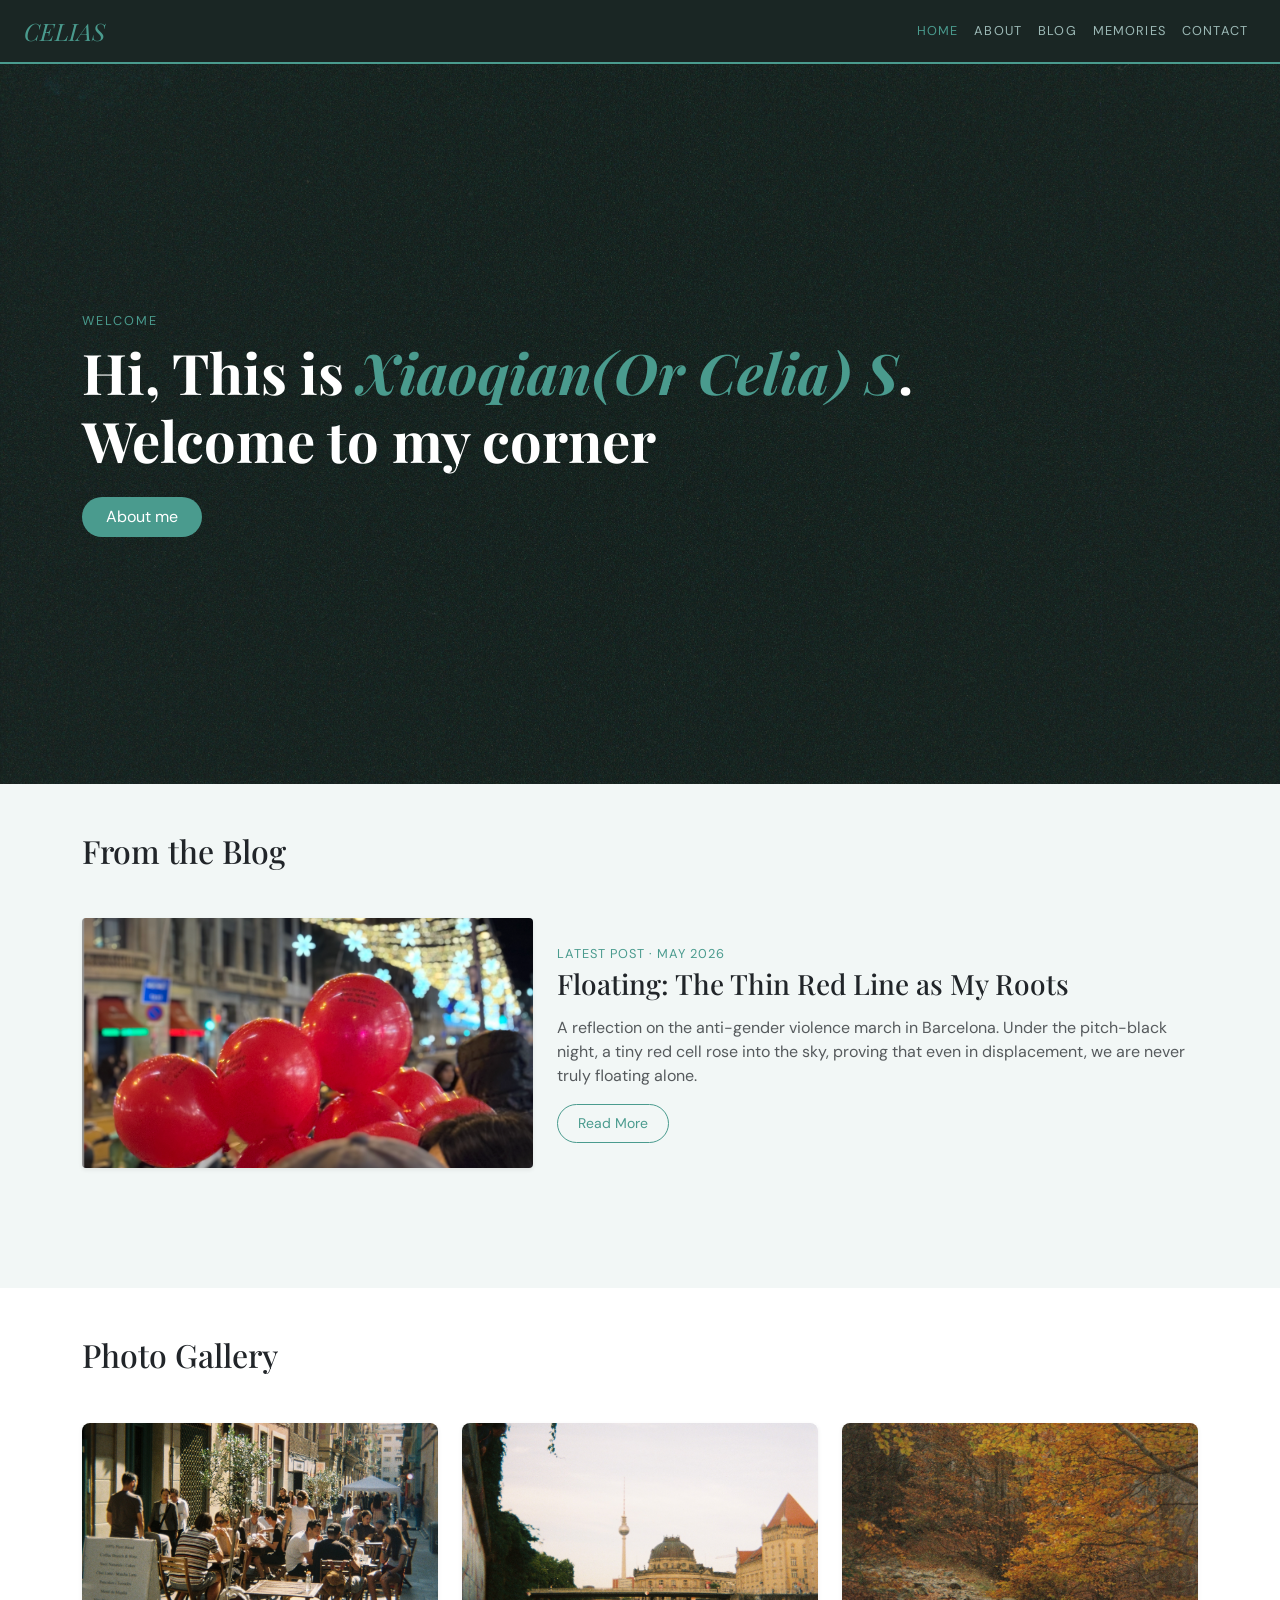
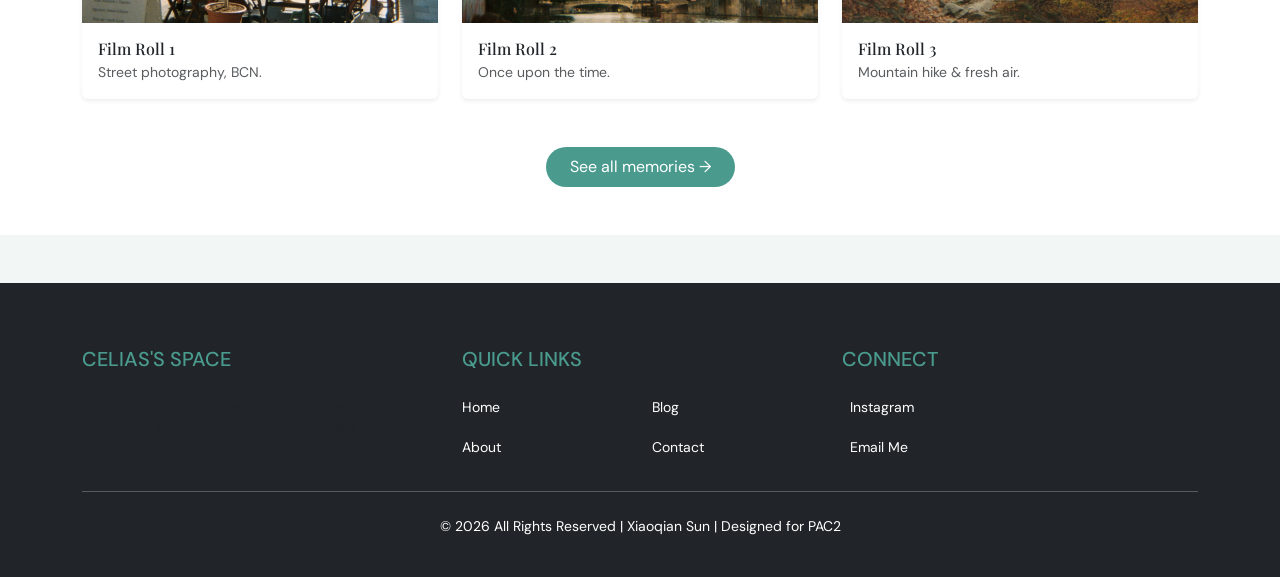
<file: index.html>
<!DOCTYPE html>
<html lang="en">
<head>
    <meta charset="UTF-8">
    <meta name="viewport" content="width=device-width, initial-scale=1.0">
    <title>Xiaoqian Sun | Digital Portfolio</title>

    <link href="https://cdn.jsdelivr.net/npm/bootstrap@5.3.0/dist/css/bootstrap.min.css" rel="stylesheet">
    <link rel="stylesheet" href="css/custom.css">
    <style>
        /* 确保首页图片占位符能显示真实图片 */
        .home-blog-img {
            width: 100%;
            height: 250px;
            object-fit: cover;
            border-radius: 4px;
        }
        .home-gallery-img {
            width: 100%;
            height: 200px;
            object-fit: cover;
            border-radius: 8px 8px 0 0;
        }
    </style>
</head>
<body>

    <!-- 1. 导航栏 -->
    <nav class="navbar navbar-expand-lg custom-nav">
        <div class="container-fluid px-4">
            <a class="navbar-brand" href="index.html">CELIAS</a>
            <button class="navbar-toggler" type="button" data-bs-toggle="collapse" data-bs-target="#mainNavbar">
                <span class="navbar-toggler-icon" style="filter: invert(1);"></span>
            </button>
            <div class="collapse navbar-collapse justify-content-end" id="mainNavbar">
                <ul class="navbar-nav">
                    <li class="nav-item"><a class="nav-link active" href="index.html">Home</a></li>
                    <li class="nav-item"><a class="nav-link" href="about.html">About</a></li>
                    <li class="nav-item"><a class="nav-link" href="blog.html">Blog</a></li>
                    <li class="nav-item"><a class="nav-link" href="memories.html">Memories</a></li>
                    <li class="nav-item"><a class="nav-link" href="contact.html">Contact</a></li>
                </ul>
            </div>
        </div>
    </nav>

<!-- 这里的 background-image 指向你的图片 -->
<header class="py-5" style="
    background: linear-gradient(rgba(18, 30, 28, 0.7), rgba(18, 30, 28, 0.7)), url('media/home-bg.jpg'); 
    background-size: cover; 
    background-position: center; 
    color: #fff; 
    min-height: 80vh; 
    display: flex; 
    align-items: center;">
    
    <div class="container py-5">
        <p class="text-uppercase mb-2" style="color: var(--teal); font-size: 0.8rem; letter-spacing: 0.15em;">Welcome</p>
        <h1 class="display-4 fw-bold mb-4">
            Hi, This is <em style="color: var(--teal);">Xiaoqian(Or Celia) S</em>.<br>Welcome to my corner
        </h1>
        <div>
            <a href="about.html" class="btn btn-teal px-4 py-2">About me</a>
        </div>
    </div>
</header>


    <!-- 3. From the Blog (对应博文 1 的内容) -->
    <section class="container py-5">
        <h2 class="mb-5 brand-font">From the Blog</h2>
        
        <article class="row align-items-center mb-5 pb-4">
            <div class="col-md-5 mb-3 mb-md-0">
                <img src="media/blog1.jpg" class="home-blog-img shadow-sm" alt="Blog Preview">
            </div>
            <div class="col-md-7">
                <p class="text-uppercase mb-1" style="color: var(--teal); font-size: 0.8rem; letter-spacing: 1px;">Latest Post · May 2026</p>
                <h3 class="mb-3">Floating: The Thin Red Line as My Roots</h3>
                <p class="text-muted">A reflection on the anti-gender violence march in Barcelona. Under the pitch-black night, a tiny red cell rose into the sky, proving that even in displacement, we are never truly floating alone.</p>
                <a href="blog.html" class="btn btn-outline-teal btn-sm">Read More</a>
            </div>
        </article>
    </section>

    <!-- 4. Photo Gallery (对应 Memories 的胶片风格) -->
    <section class="bg-white py-5">
        <div class="container">
            <h2 class="mb-5 brand-font">Photo Gallery</h2>
            <div class="row row-cols-1 row-cols-md-3 g-4">
                <!-- Gallery Item 1 -->
                <div class="col">
                    <div class="card h-100 border-0 shadow-sm">
                        <img src="media/photo1.jpg" class="home-gallery-img" alt="Memory 1">
                        <div class="card-body">
                            <h5 class="card-title brand-font fs-6 mb-1">Film Roll 1</h5>
                            <p class="card-text text-muted small">Street photography, BCN.</p>
                        </div>
                    </div>
                </div>
                <!-- Gallery Item 2 -->
                <div class="col d-none d-md-block"> <!-- 手机端隐藏以保持简洁 -->
                    <div class="card h-100 border-0 shadow-sm">
                        <img src="media/photo2.jpg" class="home-gallery-img" alt="Memory 2">
                        <div class="card-body">
                            <h5 class="card-title brand-font fs-6 mb-1">Film Roll 2</h5>
                            <p class="card-text text-muted small"> Once upon the time.</p>
                        </div>
                    </div>
                </div>
                <!-- Gallery Item 3 -->
                <div class="col d-none d-md-block">
                    <div class="card h-100 border-0 shadow-sm">
                        <img src="media/photo3.jpg" class="home-gallery-img" alt="Memory 3">
                        <div class="card-body">
                            <h5 class="card-title brand-font fs-6 mb-1">Film Roll 3</h5>
                            <p class="card-text text-muted small">Mountain hike & fresh air.</p>
                        </div>
                    </div>
                </div>
            </div>
            <div class="text-center mt-5">
                <a href="memories.html" class="btn btn-teal px-4">See all memories →</a>
            </div>
        </div>
    </section>

    <footer class="bg-dark text-white pt-5 pb-4 mt-5">
    <div class="container text-center text-md-start">
        <div class="row">
            <!-- 1. 品牌介绍 -->
            <div class="col-md-4 mt-3">
                <h5 class="text-uppercase mb-4 font-weight-bold" style="color: var(--teal);">CELIAS'S SPACE</h5>
                <p class="small text-muted">Showcasing digital projects and creative journey for the Master in Digital Content Management at UB.</p>
            </div>

            <!-- 2. 快速跳转 (两列变多列感) -->
            <div class="col-md-4 mt-3">
                <h5 class="text-uppercase mb-4 font-weight-bold" style="color: var(--teal);">Quick Links</h5>
                <div class="row">
                    <div class="col-6">
                        <p><a href="index.html" class="text-white text-decoration-none small">Home</a></p>
                        <p><a href="about.html" class="text-white text-decoration-none small">About</a></p>
                    </div>
                    <div class="col-6">
                        <p><a href="blog.html" class="text-white text-decoration-none small">Blog</a></p>
                        <p><a href="contact.html" class="text-white text-decoration-none small">Contact</a></p>
                    </div>
                </div>
            </div>

            <!-- 3. 社交链接 -->
            <div class="col-md-4 mt-3">
                <h5 class="text-uppercase mb-4 font-weight-bold" style="color: var(--teal);">Connect</h5>
                <p><a href="https://instagram.com/你的账号" target="_blank" class="text-white text-decoration-none small">
                    <i class="fab fa-instagram me-2"></i>Instagram
                </a></p>
                <p><a href="mailto:你的邮箱" class="text-white text-decoration-none small">
                    <i class="fas fa-envelope me-2"></i>Email Me
                </a></p>
            </div>
        </div>
        <hr class="mb-4" style="background-color: #555;">
        <p class="text-center small">© 2026 All Rights Reserved | Xiaoqian Sun | Designed for PAC2</p>
    </div>
</footer>

    <script src="https://cdn.jsdelivr.net/npm/bootstrap@5.3.0/dist/js/bootstrap.bundle.min.js"></script>

</body>
</html>
</file>
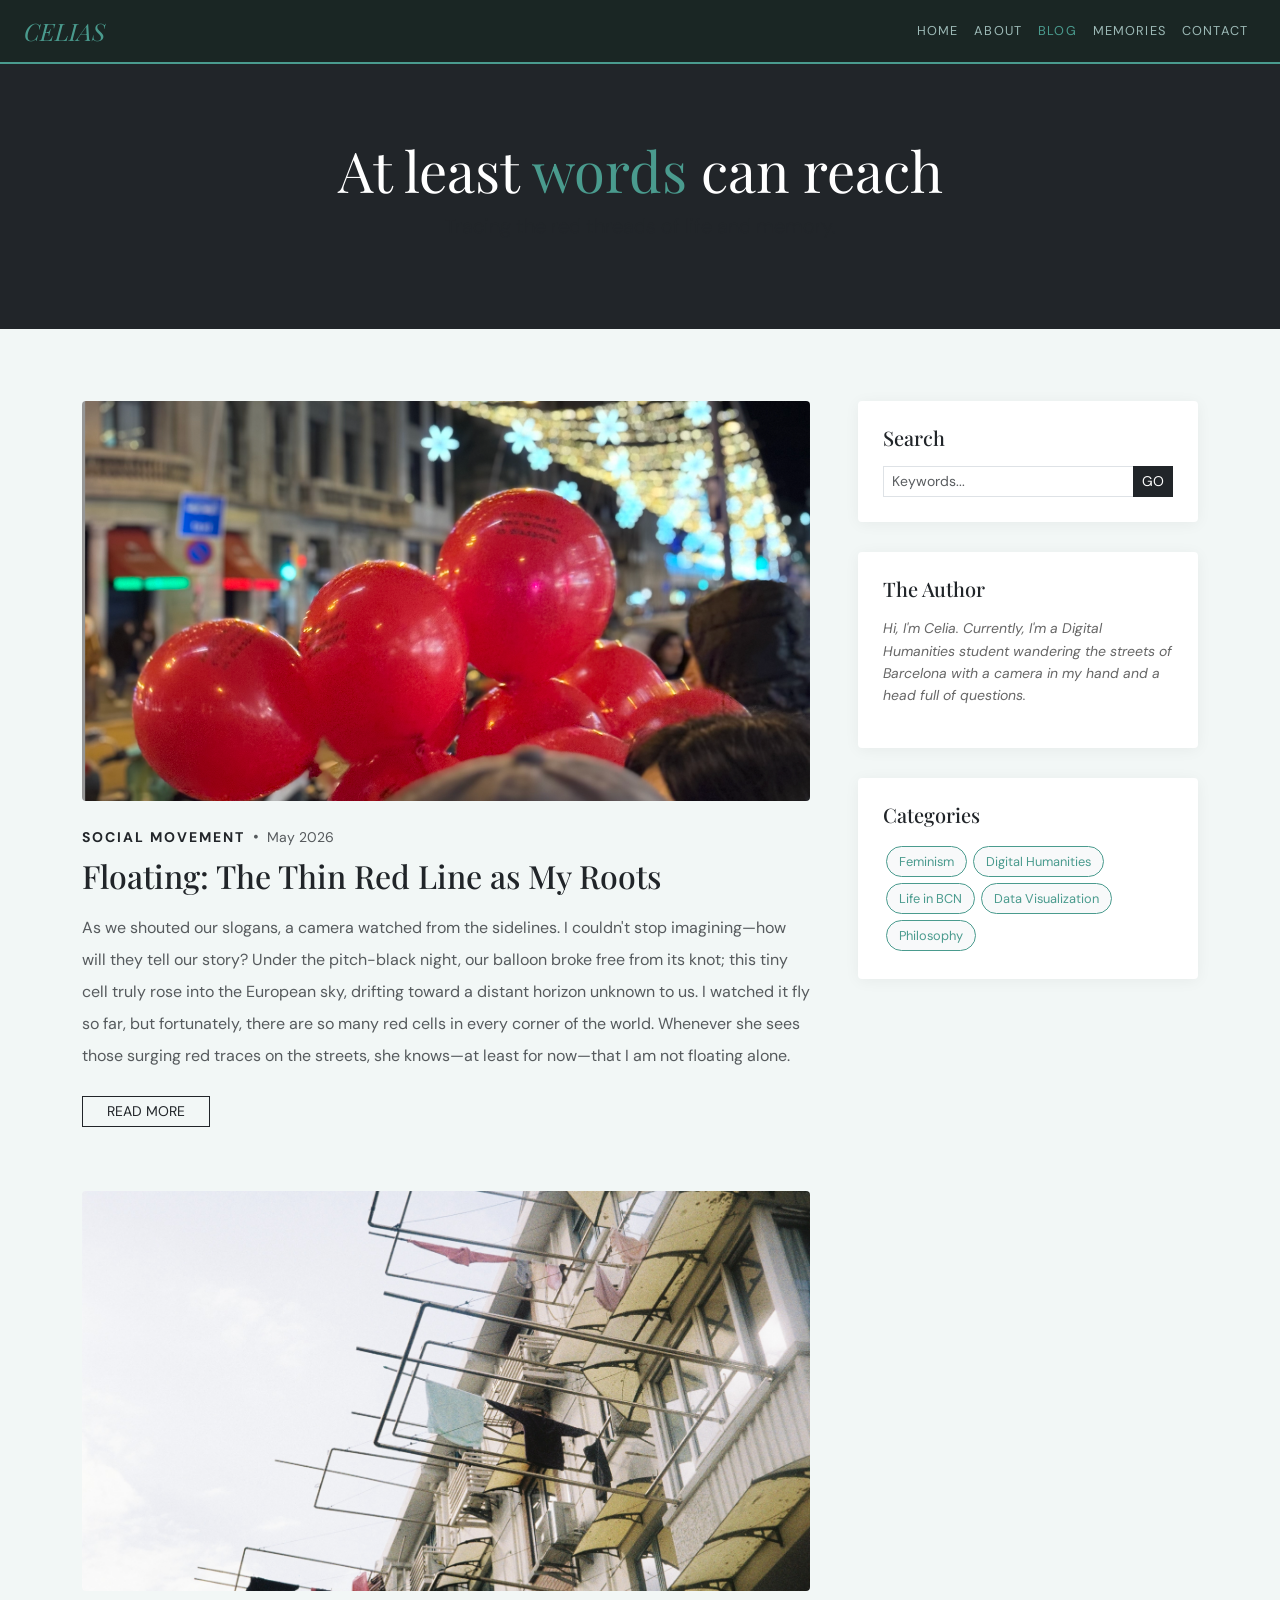
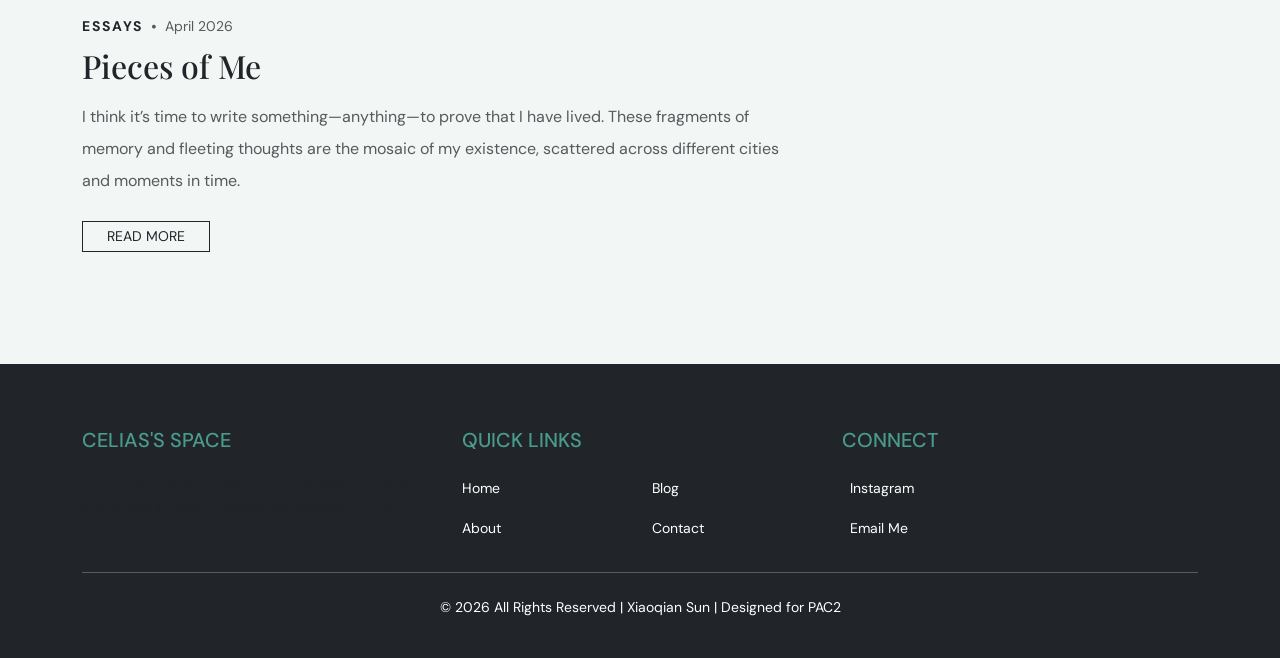
<file: blog.html>
<!DOCTYPE html>
<html lang="en">
<head>
    <meta charset="UTF-8">
    <meta name="viewport" content="width=device-width, initial-scale=1.0">
    <title>Blog | Xiaoqian Sun</title>
    <!-- Bootstrap 5 CSS -->
    <link href="https://cdn.jsdelivr.net/npm/bootstrap@5.3.0/dist/css/bootstrap.min.css" rel="stylesheet">
    <link rel="stylesheet" href="css/custom.css">
    <style>
        body { background-color: var(--bg); }
        .blog-card {
            border: none;
            background: transparent;
            margin-bottom: 4rem;
            transition: 0.3s;
        }
        .blog-img-wrapper {
            overflow: hidden;
            border-radius: 4px;
            margin-bottom: 1.5rem;
            height: 400px;
        }
        .blog-img {
            width: 100%;
            height: 100%;
            object-fit: cover;
            transition: transform 0.6s ease;
        }
        .blog-card:hover .blog-img {
            transform: scale(1.05);
        }
        .sidebar-box {
            background: white;
            padding: 25px;
            border-radius: 4px;
            margin-bottom: 30px;
            box-shadow: 0 2px 15px rgba(0,0,0,0.05);
        }
        .tag-badge {
            background-color: #f8f9fa;
            color: var(--teal);
            border: 1px solid var(--teal);
            padding: 5px 12px;
            text-decoration: none;
            font-size: 0.8rem;
            display: inline-block;
            margin: 3px;
            border-radius: 20px;
            transition: 0.3s;
        }
        .tag-badge:hover {
            background-color: var(--teal);
            color: white;
        }
        /* 生活化简介的特殊样式 */
        .author-bio {
            font-style: italic;
            line-height: 1.6;
            color: #666;
        }
    </style>
</head>
<body>

    <!-- 1. 导航栏 -->
    <nav class="navbar navbar-expand-lg custom-nav">
        <div class="container-fluid px-4">
            <a class="navbar-brand" href="index.html">CELIAS</a>
            <button class="navbar-toggler" type="button" data-bs-toggle="collapse" data-bs-target="#mainNavbar">
                <span class="navbar-toggler-icon" style="filter: invert(1);"></span>
            </button>
            <div class="collapse navbar-collapse justify-content-end" id="mainNavbar">
                <ul class="navbar-nav">
                    <li class="nav-item"><a class="nav-link" href="index.html">Home</a></li>
                    <li class="nav-item"><a class="nav-link" href="about.html">About</a></li>
                    <li class="nav-item"><a class="nav-link active" href="blog.html">Blog</a></li>
                    <li class="nav-item"><a class="nav-link" href="memories.html">Memories</a></li>
                    <li class="nav-item"><a class="nav-link" href="contact.html">Contact</a></li>
                </ul>
            </div>
        </div>
    </nav>

    <!-- 2. Blog Header -->
    <header class="py-5 bg-dark text-white text-center">
        <div class="container py-4">
            <h1 class="display-4 brand-font">At least <span style="color: var(--teal);">words</span> can reach</h1>
            <p class="lead text-muted">Tracing the red threads of life and memory.</p>
        </div>
    </header>

    <!-- 3. Blog Content Section -->
    <main class="container mt-5 pt-4">
        <div class="row g-5">
            
            <!-- 左侧：博文列表 -->
            <div class="col-lg-8">
                
                <!-- Blog 1 -->
                <article class="blog-card">
                    <div class="blog-img-wrapper">
                        <img src="media/blog1.jpg" class="blog-img" alt="Protest in Barcelona">
                    </div>
                    <div class="d-flex align-items-center mb-2">
                        <span class="text-uppercase small fw-bold text-teal" style="letter-spacing: 2px;">Social Movement</span>
                        <span class="mx-2 text-muted">•</span>
                        <span class="small text-muted">May 2026</span>
                    </div>
                    <h2 class="brand-font mb-3">Floating: The Thin Red Line as My Roots</h2>
                    <p class="text-muted lh-lg">
                        As we shouted our slogans, a camera watched from the sidelines. I couldn't stop imagining—how will they tell our story? Under the pitch-black night, our balloon broke free from its knot; this tiny cell truly rose into the European sky, drifting toward a distant horizon unknown to us. I watched it fly so far, but fortunately, there are so many red cells in every corner of the world. Whenever she sees those surging red traces on the streets, she knows—at least for now—that I am not floating alone.
                    </p>
                    <a href="#" class="btn btn-sm btn-outline-dark rounded-0 px-4 mt-2">READ MORE</a>
                </article>

                <!-- Blog 2 -->
                <article class="blog-card">
                    <div class="blog-img-wrapper">
                        <img src="media/blog2.jpg" class="blog-img" alt="Personal Reflections">
                    </div>
                    <div class="d-flex align-items-center mb-2">
                        <span class="text-uppercase small fw-bold text-teal" style="letter-spacing: 2px;">Essays</span>
                        <span class="mx-2 text-muted">•</span>
                        <span class="small text-muted">April 2026</span>
                    </div>
                    <h2 class="brand-font mb-3">Pieces of Me</h2>
                    <p class="text-muted lh-lg">
                        I think it’s time to write something—anything—to prove that I have lived. These fragments of memory and fleeting thoughts are the mosaic of my existence, scattered across different cities and moments in time.
                    </p>
                    <a href="#" class="btn btn-sm btn-outline-dark rounded-0 px-4 mt-2">READ MORE</a>
                </article>

            </div>

            <!-- 右侧：侧边栏 -->
            <aside class="col-lg-4">
                <!-- Search Box -->
                <div class="sidebar-box">
                    <h5 class="brand-font mb-3">Search</h5>
                    <div class="input-group">
                        <input type="text" class="form-control form-control-sm rounded-0" placeholder="Keywords...">
                        <button class="btn btn-dark btn-sm rounded-0">GO</button>
                    </div>
                </div>

                <!-- 生活化的作者简介 (The Author) -->
                <div class="sidebar-box">
                    <h5 class="brand-font mb-3">The Author</h5>
                    <p class="author-bio small">
                        Hi, I'm Celia. Currently, I'm a Digital Humanities student wandering the streets of Barcelona with a camera in my hand and a head full of questions. 
                    </p>
                </div>

                <!-- Tags Widget -->
                <div class="sidebar-box">
                    <h5 class="brand-font mb-3">Categories</h5>
                    <div class="d-flex flex-wrap">
                        <a href="#" class="tag-badge">Feminism</a>
                        <a href="#" class="tag-badge">Digital Humanities</a>
                        <a href="#" class="tag-badge">Life in BCN</a>
                        <a href="#" class="tag-badge">Data Visualization</a>
                        <a href="#" class="tag-badge">Philosophy</a>
                    </div>
                </div>
            </aside>

        </div>
    </main>

    <footer class="bg-dark text-white pt-5 pb-4 mt-5">
    <div class="container text-center text-md-start">
        <div class="row">
            <!-- 1. 品牌介绍 -->
            <div class="col-md-4 mt-3">
                <h5 class="text-uppercase mb-4 font-weight-bold" style="color: var(--teal);">CELIAS'S SPACE</h5>
                <p class="small text-muted">Showcasing digital projects and creative journey for the Master in Digital Content Management at UB.</p>
            </div>

            <!-- 2. 快速跳转 (两列变多列感) -->
            <div class="col-md-4 mt-3">
                <h5 class="text-uppercase mb-4 font-weight-bold" style="color: var(--teal);">Quick Links</h5>
                <div class="row">
                    <div class="col-6">
                        <p><a href="index.html" class="text-white text-decoration-none small">Home</a></p>
                        <p><a href="about.html" class="text-white text-decoration-none small">About</a></p>
                    </div>
                    <div class="col-6">
                        <p><a href="blog.html" class="text-white text-decoration-none small">Blog</a></p>
                        <p><a href="contact.html" class="text-white text-decoration-none small">Contact</a></p>
                    </div>
                </div>
            </div>

            <!-- 3. 社交链接 -->
            <div class="col-md-4 mt-3">
                <h5 class="text-uppercase mb-4 font-weight-bold" style="color: var(--teal);">Connect</h5>
                <p><a href="https://instagram.com/你的账号" target="_blank" class="text-white text-decoration-none small">
                    <i class="fab fa-instagram me-2"></i>Instagram
                </a></p>
                <p><a href="mailto:你的邮箱" class="text-white text-decoration-none small">
                    <i class="fas fa-envelope me-2"></i>Email Me
                </a></p>
            </div>
        </div>
        <hr class="mb-4" style="background-color: #555;">
        <p class="text-center small">© 2026 All Rights Reserved | Xiaoqian Sun | Designed for PAC2</p>
    </div>
</footer>

    <script src="https://cdn.jsdelivr.net/npm/bootstrap@5.3.0/dist/js/bootstrap.bundle.min.js"></script>
</body>
</html>
</file>
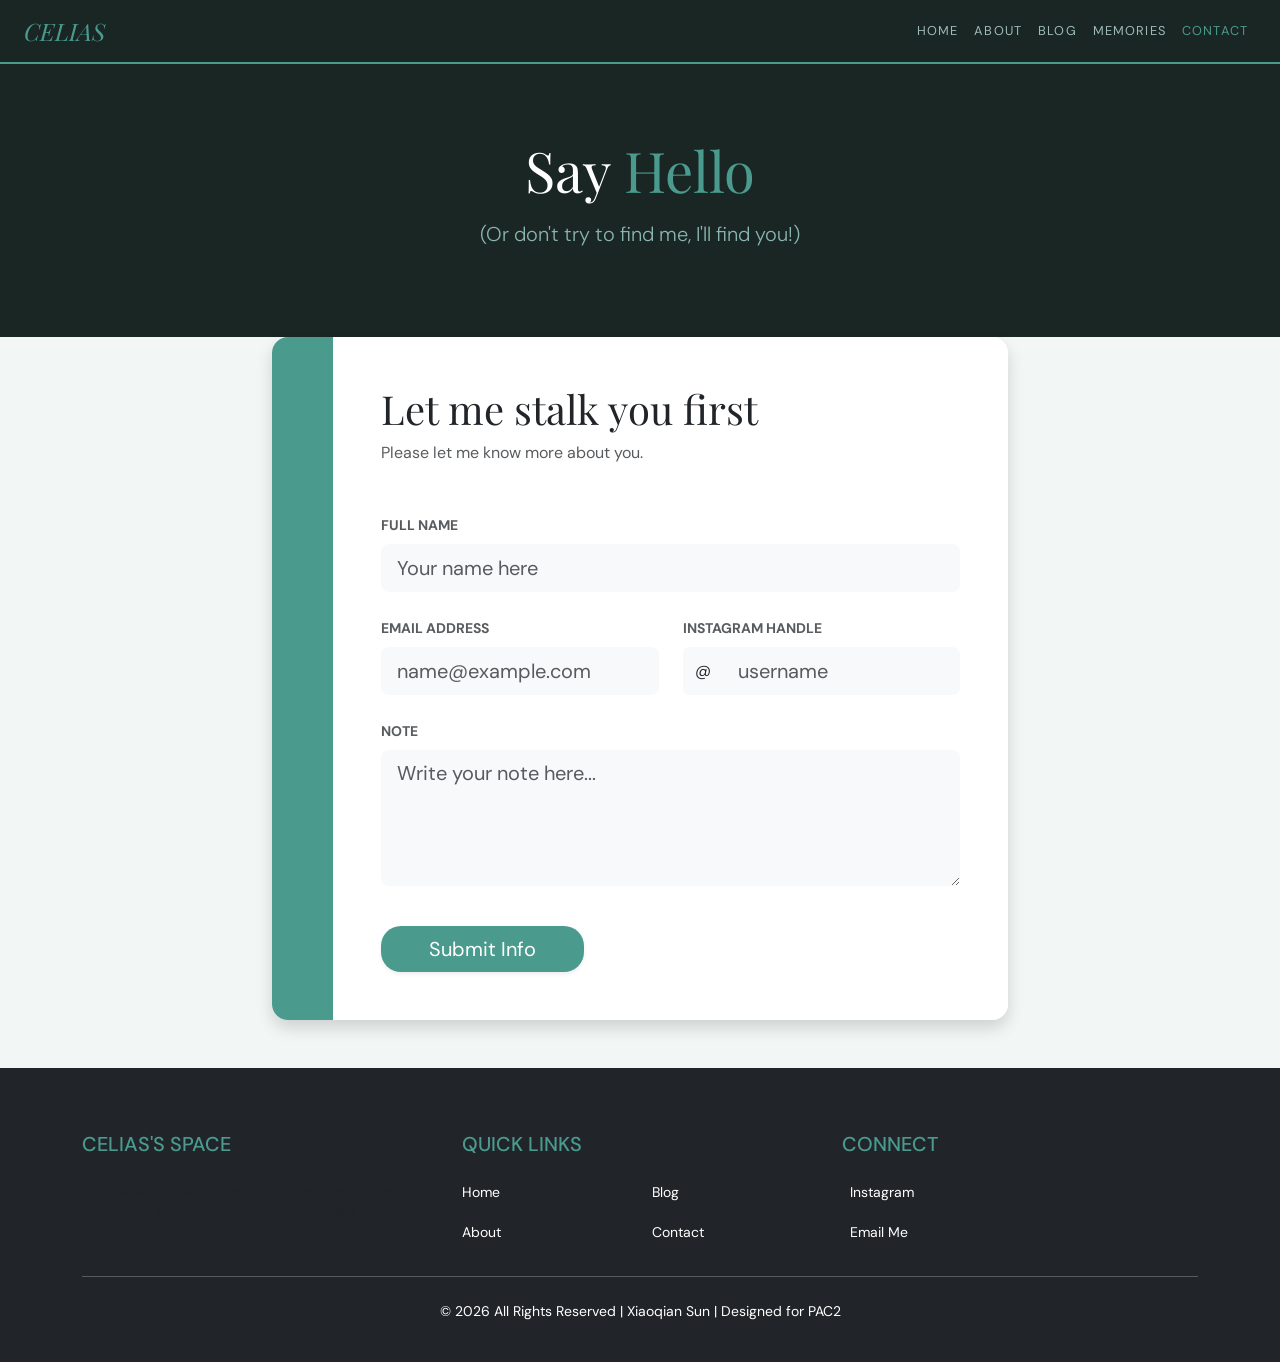
<file: contact.html>
<!DOCTYPE html>
<html lang="en">
<head>
    <meta charset="UTF-8">
    <meta name="viewport" content="width=device-width, initial-scale=1.0">
    <title>Contact | Xiaoqian Sun</title>

    <!-- Bootstrap 5 CSS -->
    <link href="https://cdn.jsdelivr.net/npm/bootstrap@5.3.0/dist/css/bootstrap.min.css" rel="stylesheet">
    <!-- 你的自定义样式 -->
    <link rel="stylesheet" href="css/custom.css">
    <style>
        /* 针对表单的微调：点击输入框时显示 Teal 色 */
        .form-control:focus {
            border-color: var(--teal);
            box-shadow: 0 0 0 0.25rem rgba(74, 155, 142, 0.25);
        }
    </style>
</head>
<body style="background-color: var(--bg);">

    <!-- 1. 统一导航栏 -->
    <nav class="navbar navbar-expand-lg custom-nav">
        <div class="container-fluid px-4">
            <a class="navbar-brand" href="index.html">CELIAS</a>
            <button class="navbar-toggler" type="button" data-bs-toggle="collapse" data-bs-target="#mainNavbar">
                <span class="navbar-toggler-icon" style="filter: invert(1);"></span>
            </button>
            <div class="collapse navbar-collapse justify-content-end" id="mainNavbar">
                <ul class="navbar-nav">
                    <li class="nav-item"><a class="nav-link" href="index.html">Home</a></li>
                    <li class="nav-item"><a class="nav-link" href="about.html">About</a></li>
                    <li class="nav-item"><a class="nav-link" href="blog.html">Blog</a></li>
                    <li class="nav-item"><a class="nav-link" href="memories.html">Memories</a></li>
                    <li class="nav-item"><a class="nav-link active" href="contact.html">Contact</a></li>
                </ul>
            </div>
        </div>
    </nav>

    <!-- 2. Contact 头部区 -->
    <header class="py-5" style="background-color: var(--dark); color: #fff;">
        <div class="container text-center py-4">
            <h1 class="display-4 brand-font mb-3">Say <span style="color: var(--teal);">Hello</span></h1>
            <p class="lead" style="color: #8ab5b0;">(Or don't try to find me, I'll find you!)</p>
        </div>
    </header>

    <!-- 3. 表单区 (Requirement i: 包含有效表单) -->
    <main class="container mt-n5"> <!-- 稍微往上移动一点点，营造重叠感 -->
        <div class="row justify-content-center">
            <div class="col-lg-8">
                <div class="card shadow border-0 rounded-4 overflow-hidden">
                    <div class="row g-0">
                        <!-- 左侧装饰条 -->
                        <div class="col-md-1 d-none d-md-block" style="background-color: var(--teal);"></div>
                        
                        <div class="col-md-11 p-4 p-md-5 bg-white">
                            <h2 class="display-6 brand-font mb-2">Let me stalk you first</h2>
                            <p class="text-muted mb-5">Please let me know more about you.</p>

                            <form class="row g-4">
                                <!-- 姓名 -->
                                <div class="col-md-12">
                                    <label for="userName" class="form-label small text-uppercase fw-bold text-muted">Full Name</label>
                                    <input type="text" class="form-control form-control-lg bg-light border-0" id="userName" placeholder="Your name here" required>
                                </div>

                                <!-- 邮箱 -->
                                <div class="col-md-6">
                                    <label for="userEmail" class="form-label small text-uppercase fw-bold text-muted">Email Address</label>
                                    <input type="email" class="form-control form-control-lg bg-light border-0" id="userEmail" placeholder="name@example.com">
                                </div>

                                <!-- Instagram -->
                                <div class="col-md-6">
                                    <label for="userInsta" class="form-label small text-uppercase fw-bold text-muted">Instagram Handle</label>
                                    <div class="input-group">
                                        <span class="input-group-text bg-light border-0 text-teal">@</span>
                                        <input type="text" class="form-control form-control-lg bg-light border-0" id="userInsta" placeholder="username">
                                    </div>
                                </div>

                                <!-- 备注 -->
                                <div class="col-12">
                                    <label for="userNote" class="form-label small text-uppercase fw-bold text-muted">Note</label>
                                    <textarea class="form-control form-control-lg bg-light border-0" id="userNote" rows="4" placeholder="Write your note here..."></textarea>
                                </div>

                                <!-- 提交按钮 -->
                                <div class="col-12 pt-3">
                                    <button type="submit" class="btn btn-teal btn-lg px-5 shadow-sm">Submit Info</button>
                                </div>
                            </form>
                        </div>
                    </div>
                </div>
            </div>
        </div>
    </main>

  <footer class="bg-dark text-white pt-5 pb-4 mt-5">
    <div class="container text-center text-md-start">
        <div class="row">
            <!-- 1. 品牌介绍 -->
            <div class="col-md-4 mt-3">
                <h5 class="text-uppercase mb-4 font-weight-bold" style="color: var(--teal);">CELIAS'S SPACE</h5>
                <p class="small text-muted">Showcasing digital projects and creative journey for the Master in Digital Content Management at UB.</p>
            </div>

            <!-- 2. 快速跳转 (两列变多列感) -->
            <div class="col-md-4 mt-3">
                <h5 class="text-uppercase mb-4 font-weight-bold" style="color: var(--teal);">Quick Links</h5>
                <div class="row">
                    <div class="col-6">
                        <p><a href="index.html" class="text-white text-decoration-none small">Home</a></p>
                        <p><a href="about.html" class="text-white text-decoration-none small">About</a></p>
                    </div>
                    <div class="col-6">
                        <p><a href="blog.html" class="text-white text-decoration-none small">Blog</a></p>
                        <p><a href="contact.html" class="text-white text-decoration-none small">Contact</a></p>
                    </div>
                </div>
            </div>

            <!-- 3. 社交链接 -->
            <div class="col-md-4 mt-3">
                <h5 class="text-uppercase mb-4 font-weight-bold" style="color: var(--teal);">Connect</h5>
                <p><a href="https://instagram.com/你的账号" target="_blank" class="text-white text-decoration-none small">
                    <i class="fab fa-instagram me-2"></i>Instagram
                </a></p>
                <p><a href="mailto:你的邮箱" class="text-white text-decoration-none small">
                    <i class="fas fa-envelope me-2"></i>Email Me
                </a></p>
            </div>
        </div>
        <hr class="mb-4" style="background-color: #555;">
        <p class="text-center small">© 2026 All Rights Reserved | Xiaoqian Sun | Designed for PAC2</p>
    </div>
</footer>

    <!-- Bootstrap JS Bundle -->
    <script src="https://cdn.jsdelivr.net/npm/bootstrap@5.3.0/dist/js/bootstrap.bundle.min.js"></script>
</body>
</html>
</file>
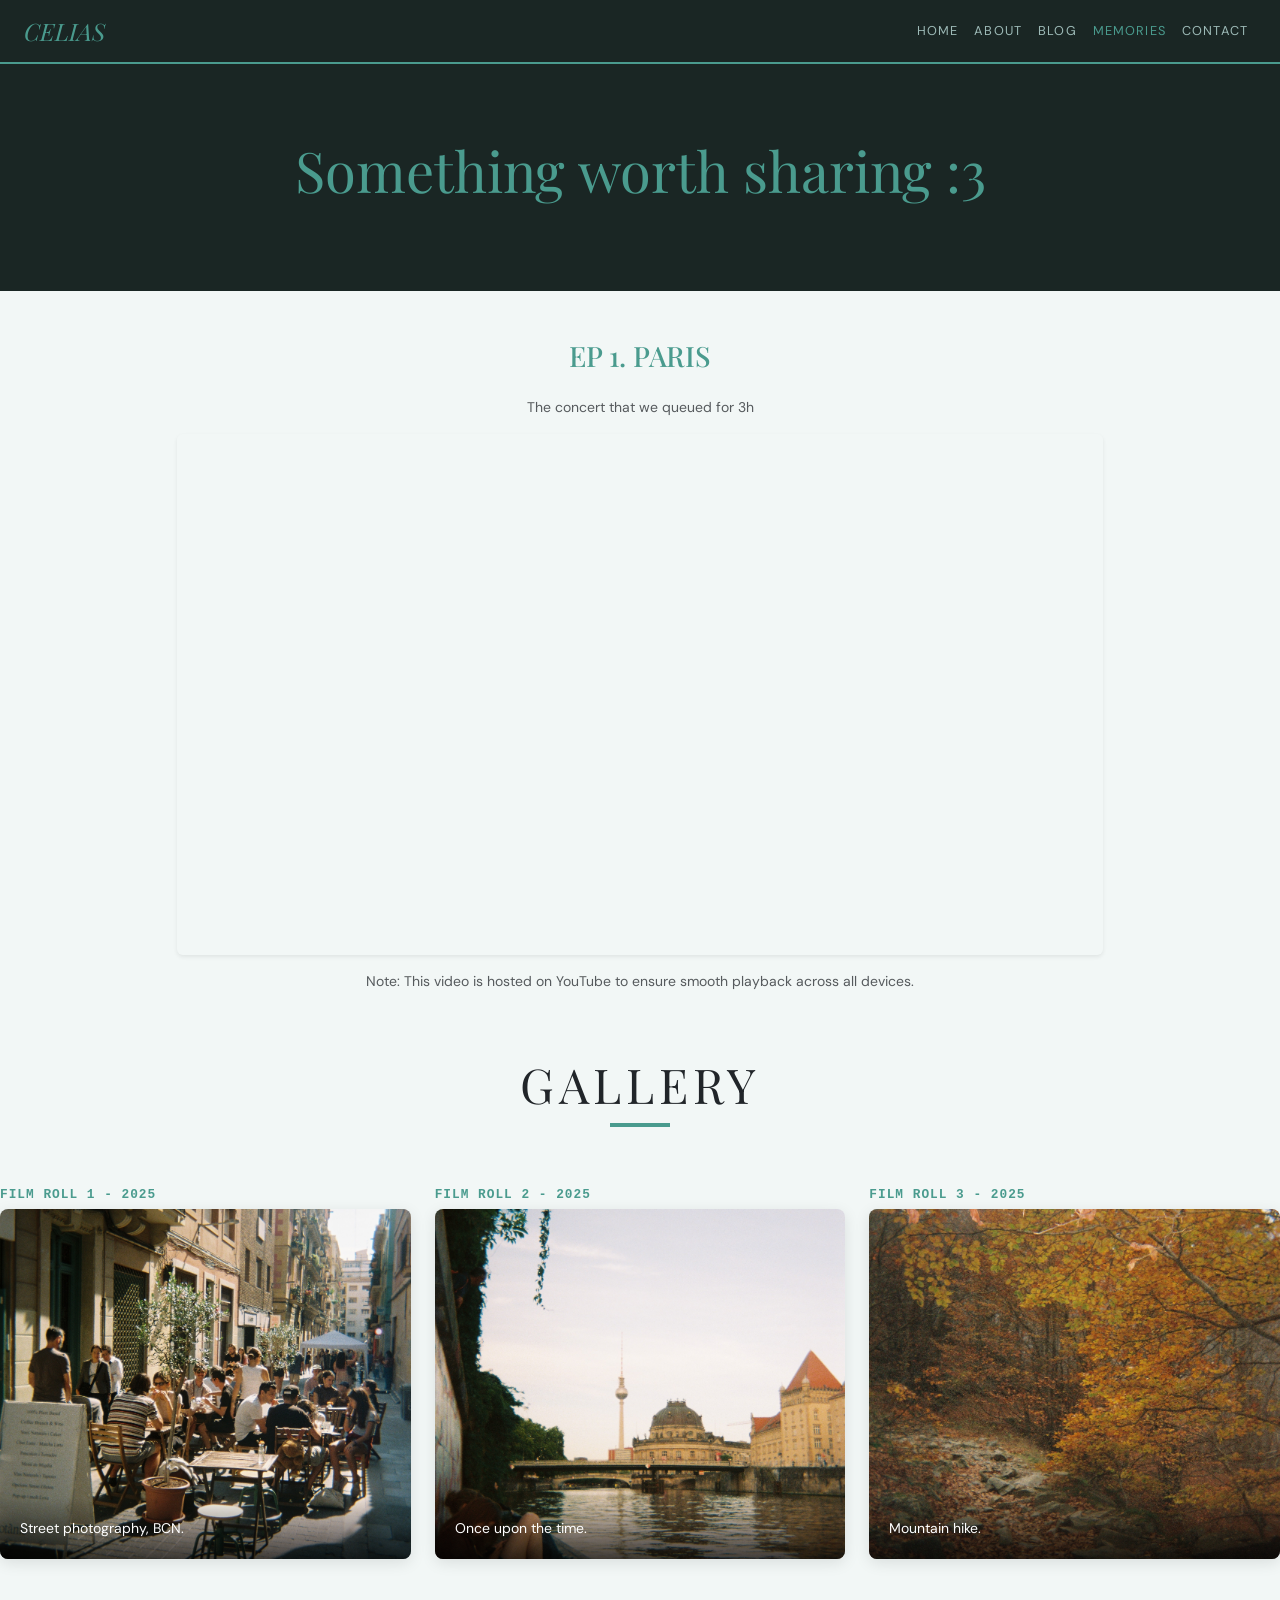
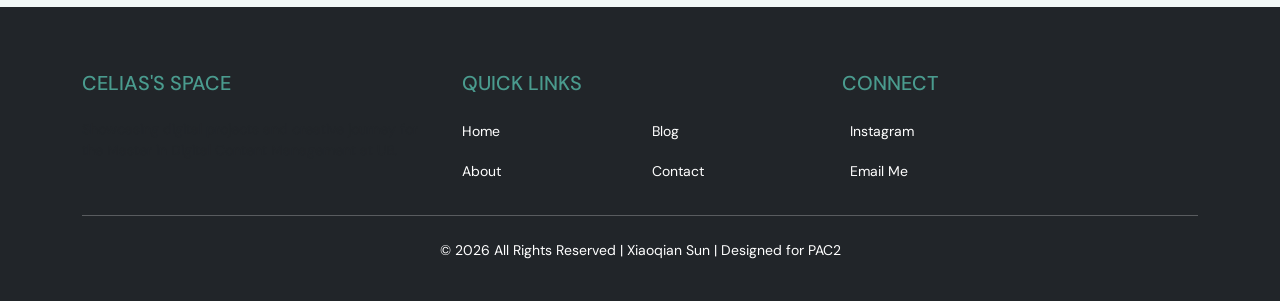
<file: memories.html>
<!DOCTYPE html>
<html lang="en">
<head>
    <meta charset="UTF-8">
    <meta name="viewport" content="width=device-width, initial-scale=1.0">
    <title>Memories | Xiaoqian Sun</title>

    <link href="https://cdn.jsdelivr.net/npm/bootstrap@5.3.0/dist/css/bootstrap.min.css" rel="stylesheet">
    <link rel="stylesheet" href="css/custom.css">
    
    <style>
        body { background-color: var(--bg); }
        
        /* 胶片日期戳 - 风格化设计 */
        .film-roll-tag {
            font-family: 'Courier New', Courier, monospace;
            font-size: 0.8rem;
            color: var(--teal);
            font-weight: bold;
            letter-spacing: 1px;
            margin-bottom: 5px;
            display: block;
        }

        /* 图片容器：保持正方形感并定位文字 */
        .memory-item {
            position: relative;
            overflow: hidden;
            border-radius: 8px;
            box-shadow: 0 4px 15px rgba(0,0,0,0.1);
            height: 350px;
        }

        .memory-img {
            width: 100%;
            height: 100%;
            object-fit: cover;
            transition: transform 0.5s ease;
        }

        /* 左下角文字覆盖层 */
        .memory-overlay {
            position: absolute;
            bottom: 0;
            left: 0;
            right: 0;
            padding: 20px;
            background: linear-gradient(transparent, rgba(0,0,0,0.7));
            color: white;
            text-align: left;
        }

        .memory-item:hover .memory-img {
            transform: scale(1.1);
        }
    </style>
</head>
<body>

    <!-- 1. 导航栏 (保持不变) -->
    <nav class="navbar navbar-expand-lg custom-nav">
        <div class="container-fluid px-4">
            <a class="navbar-brand" href="index.html">CELIAS</a>
            <button class="navbar-toggler" type="button" data-bs-toggle="collapse" data-bs-target="#mainNavbar">
                <span class="navbar-toggler-icon" style="filter: invert(1);"></span>
            </button>
            <div class="collapse navbar-collapse justify-content-end" id="mainNavbar">
                <ul class="navbar-nav">
                    <li class="nav-item"><a class="nav-link" href="index.html">Home</a></li>
                    <li class="nav-item"><a class="nav-link" href="about.html">About</a></li>
                    <li class="nav-item"><a class="nav-link" href="blog.html">Blog</a></li>
                    <li class="nav-item"><a class="nav-link active" href="memories.html">Memories</a></li>
                    <li class="nav-item"><a class="nav-link" href="contact.html">Contact</a></li>
                </ul>
            </div>
        </div>
    </nav>

    <!-- 2. 顶部 Banner (保持不变) -->
    <header class="py-5" style="background-color: var(--dark); color: #fff;">
        <div class="container text-center py-4">
            <h1 class="display-4 brand-font mb-3"> <span style="color: var(--teal);">Something worth sharing :3</span></h1>
    
        </div>
    </header>

  <!-- 视频展示区域 -->
<div class="container my-5">
    <div class="row justify-content-center">
        <div class="col-lg-10"> <!-- 控制视频在电脑端的最大宽度 -->
            
            <h3 class="text-center mb-4" style="color: var(--teal);">EP 1. PARIS</h3>
            <p class="text-muted mt-3 small text-center">The concert that we queued for 3h
            </p>
    
            
            <!-- 响应式视频容器 (16:9 比例) -->
            <div class="ratio ratio-16x9 shadow-sm rounded">
                <iframe 
                    src="https://www.youtube.com/embed/EH-m7Ta9yWI?si=PW-q4EUYnb5Wfe7q" 
                    title="YouTube video player" 
                    frameborder="0" 
                    allow="accelerometer; autoplay; clipboard-write; encrypted-media; gyroscope; picture-in-picture; web-share" 
                    referrerpolicy="strict-origin-when-cross-origin" 
                    allowfullscreen>
                </iframe>
            </div>
            
            <p class="text-muted mt-3 small text-center">
                Note: This video is hosted on YouTube to ensure smooth playback across all devices.
            </p>
            
        </div>
    </div>
</div>

        <!-- 4. Gallery 标题 -->
        <div class="row mb-5">
            <div class="col-12">
                <h2 class="display-5 brand-font text-center" style="letter-spacing: 5px;">GALLERY</h2>
                <hr style="width: 60px; margin: 10px auto; border: 2px solid var(--teal); opacity: 1;">
            </div>
        </div>

        <!-- 5. 照片网格 (带日期戳和左下角文字) -->
        <div class="row g-4">
            
            <!-- Block 1 -->
            <div class="col-md-4">
                <span class="film-roll-tag">FILM ROLL 1 - 2025</span>
                <div class="memory-item">
                    <img src="media/photo1.jpg" class="memory-img" alt="Memory">
                    <div class="memory-overlay">
                        <p class="m-0 small">Street photography, BCN.</p>
                    </div>
                </div>
            </div>

            <!-- Block 2 -->
            <div class="col-md-4">
                <span class="film-roll-tag">FILM ROLL 2 - 2025</span>
                <div class="memory-item">
                    <img src="media/photo2.jpg" class="memory-img" alt="Memory">
                    <div class="memory-overlay">
                        <p class="m-0 small">Once upon the time.</p>
                    </div>
                </div>
            </div>

            <!-- Block 3 -->
            <div class="col-md-4">
                <span class="film-roll-tag">FILM ROLL 3 - 2025</span>
                <div class="memory-item">
                    <img src="media/photo3.jpg" class="memory-img" alt="Memory">
                    <div class="memory-overlay">
                        <p class="m-0 small">Mountain hike.</p>
                    </div>
                </div>
            </div>

        </div>
    </main>

   <footer class="bg-dark text-white pt-5 pb-4 mt-5">
    <div class="container text-center text-md-start">
        <div class="row">
            <!-- 1. 品牌介绍 -->
            <div class="col-md-4 mt-3">
                <h5 class="text-uppercase mb-4 font-weight-bold" style="color: var(--teal);">CELIAS'S SPACE</h5>
                <p class="small text-muted">Showcasing digital projects and creative journey for the Master in Digital Content Management at UB.</p>
            </div>

            <!-- 2. 快速跳转 (两列变多列感) -->
            <div class="col-md-4 mt-3">
                <h5 class="text-uppercase mb-4 font-weight-bold" style="color: var(--teal);">Quick Links</h5>
                <div class="row">
                    <div class="col-6">
                        <p><a href="index.html" class="text-white text-decoration-none small">Home</a></p>
                        <p><a href="about.html" class="text-white text-decoration-none small">About</a></p>
                    </div>
                    <div class="col-6">
                        <p><a href="blog.html" class="text-white text-decoration-none small">Blog</a></p>
                        <p><a href="contact.html" class="text-white text-decoration-none small">Contact</a></p>
                    </div>
                </div>
            </div>

            <!-- 3. 社交链接 -->
            <div class="col-md-4 mt-3">
                <h5 class="text-uppercase mb-4 font-weight-bold" style="color: var(--teal);">Connect</h5>
                <p><a href="https://instagram.com/你的账号" target="_blank" class="text-white text-decoration-none small">
                    <i class="fab fa-instagram me-2"></i>Instagram
                </a></p>
                <p><a href="mailto:你的邮箱" class="text-white text-decoration-none small">
                    <i class="fas fa-envelope me-2"></i>Email Me
                </a></p>
            </div>
        </div>
        <hr class="mb-4" style="background-color: #555;">
        <p class="text-center small">© 2026 All Rights Reserved | Xiaoqian Sun | Designed for PAC2</p>
    </div>
</footer>

    <script src="https://cdn.jsdelivr.net/npm/bootstrap@5.3.0/dist/js/bootstrap.bundle.min.js"></script>
</body>
</html>
</file>
<file: css/custom.css>
@import url('https://fonts.googleapis.com/css2?family=Playfair+Display:ital,wght@0,700;1,400&family=DM+Sans:wght@300;400;500&display=swap');


:root {
  --teal: #4a9b8e;
  --teal-lt: #b8ddd9;
  --teal-dk: #2d6b61;
  --dark: #1a2624;
  --muted: #637370;
  --bg: #f2f7f6;
}

body {
  font-family: 'DM Sans', sans-serif;
  background-color: var(--bg);
}

h1, h2, h3, .brand-font {
  font-family: 'Playfair Display', serif;
}


.custom-nav {
  background-color: var(--dark);
  border-bottom: 2px solid var(--teal);
}
.custom-nav .navbar-brand {
  font-family: 'Playfair Display', serif;
  font-style: italic;
  font-size: 1.5rem;
  color: var(--teal) !important;
}
.custom-nav .nav-link {
  color: #9dbab7 !important;
  font-size: 0.8rem;
  letter-spacing: 0.09em;
  text-transform: uppercase;
}
.custom-nav .nav-link.active, .custom-nav .nav-link:hover {
  color: var(--teal) !important;
}


.btn-teal {
  background-color: var(--teal);
  color: #fff;
  border-radius: 20px;
  padding: 8px 20px;
  border: none;
}
.btn-teal:hover {
  background-color: var(--teal-dk);
  color: #fff;
}
.btn-outline-teal {
  border: 1.5px solid var(--teal);
  color: var(--teal);
  border-radius: 20px;
  padding: 8px 20px;
  background: transparent;
}
.btn-outline-teal:hover {
  background-color: var(--teal);
  color: #fff;
}

.img-placeholder {
  background-color: var(--teal-lt);
  color: var(--teal-dk);
  display: flex;
  align-items: center;
  justify-content: center;
  min-height: 200px;
  border-radius: 8px;
}
</file>
